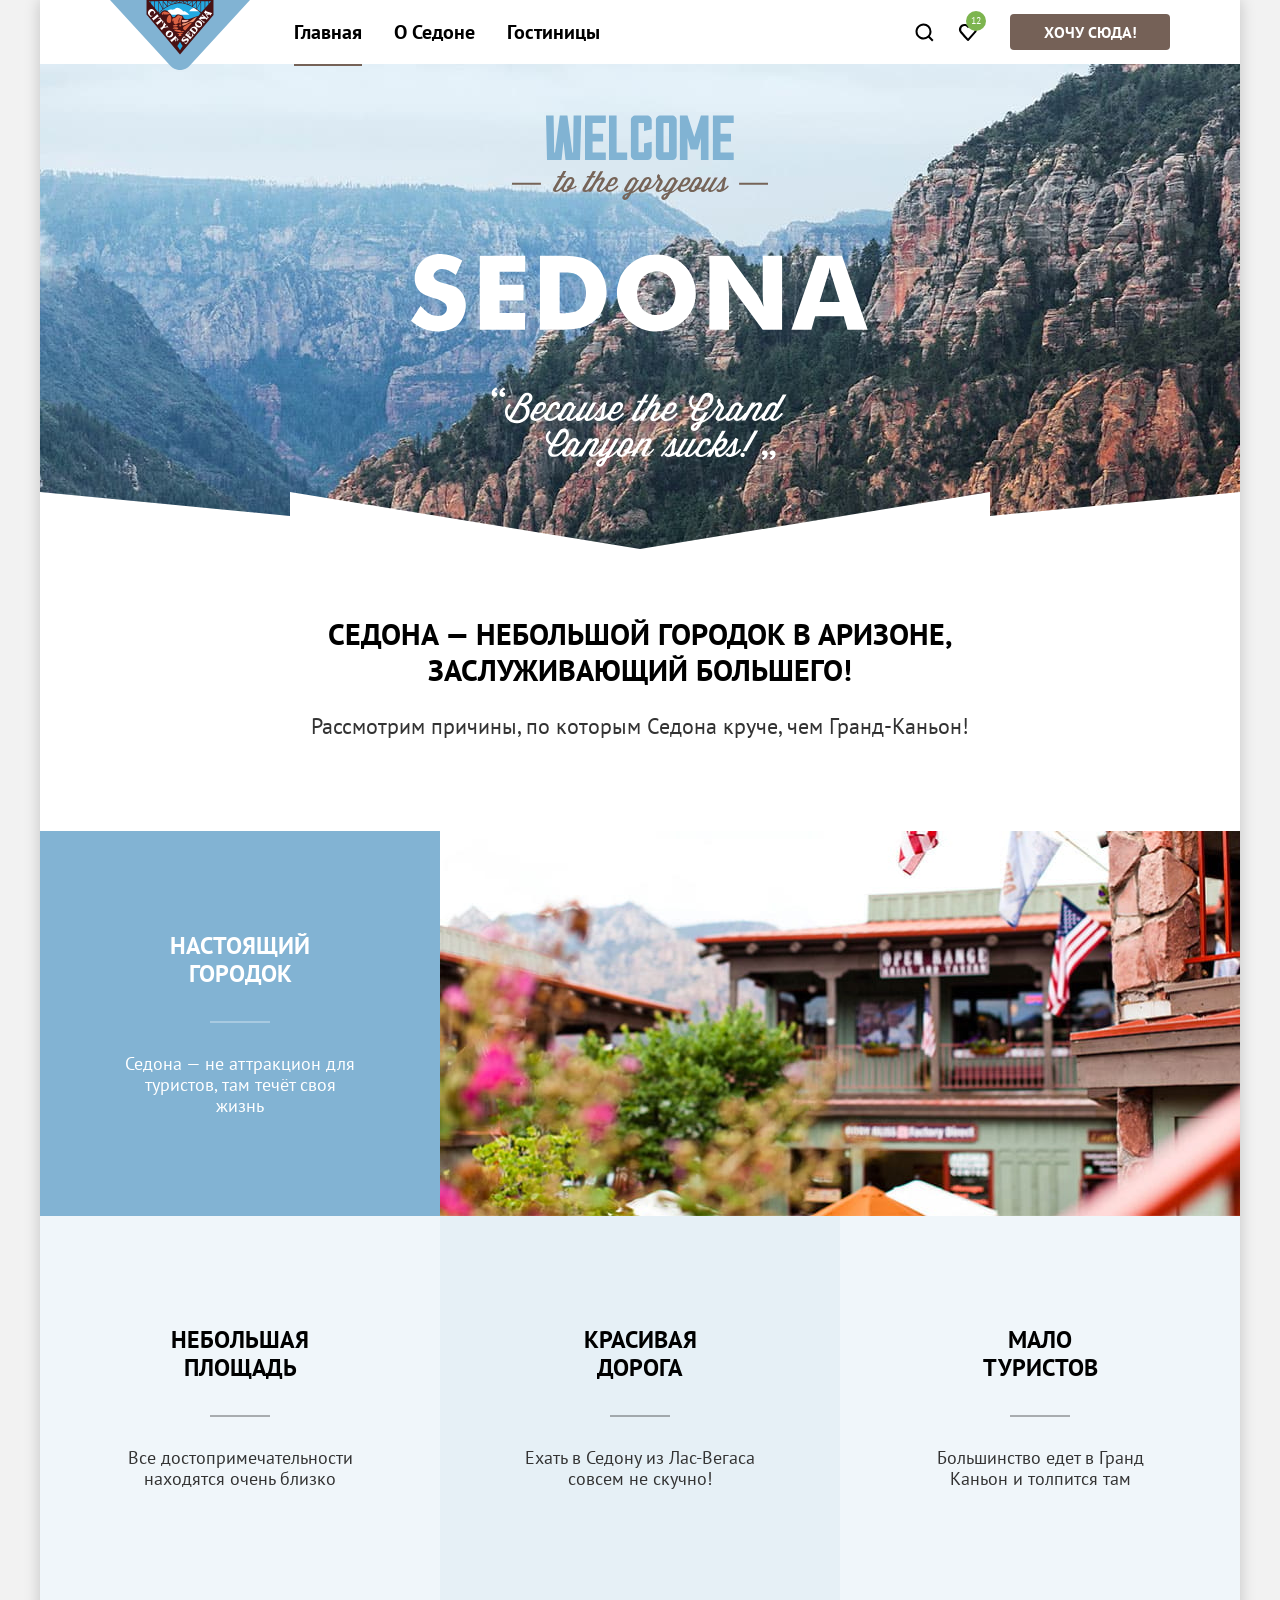
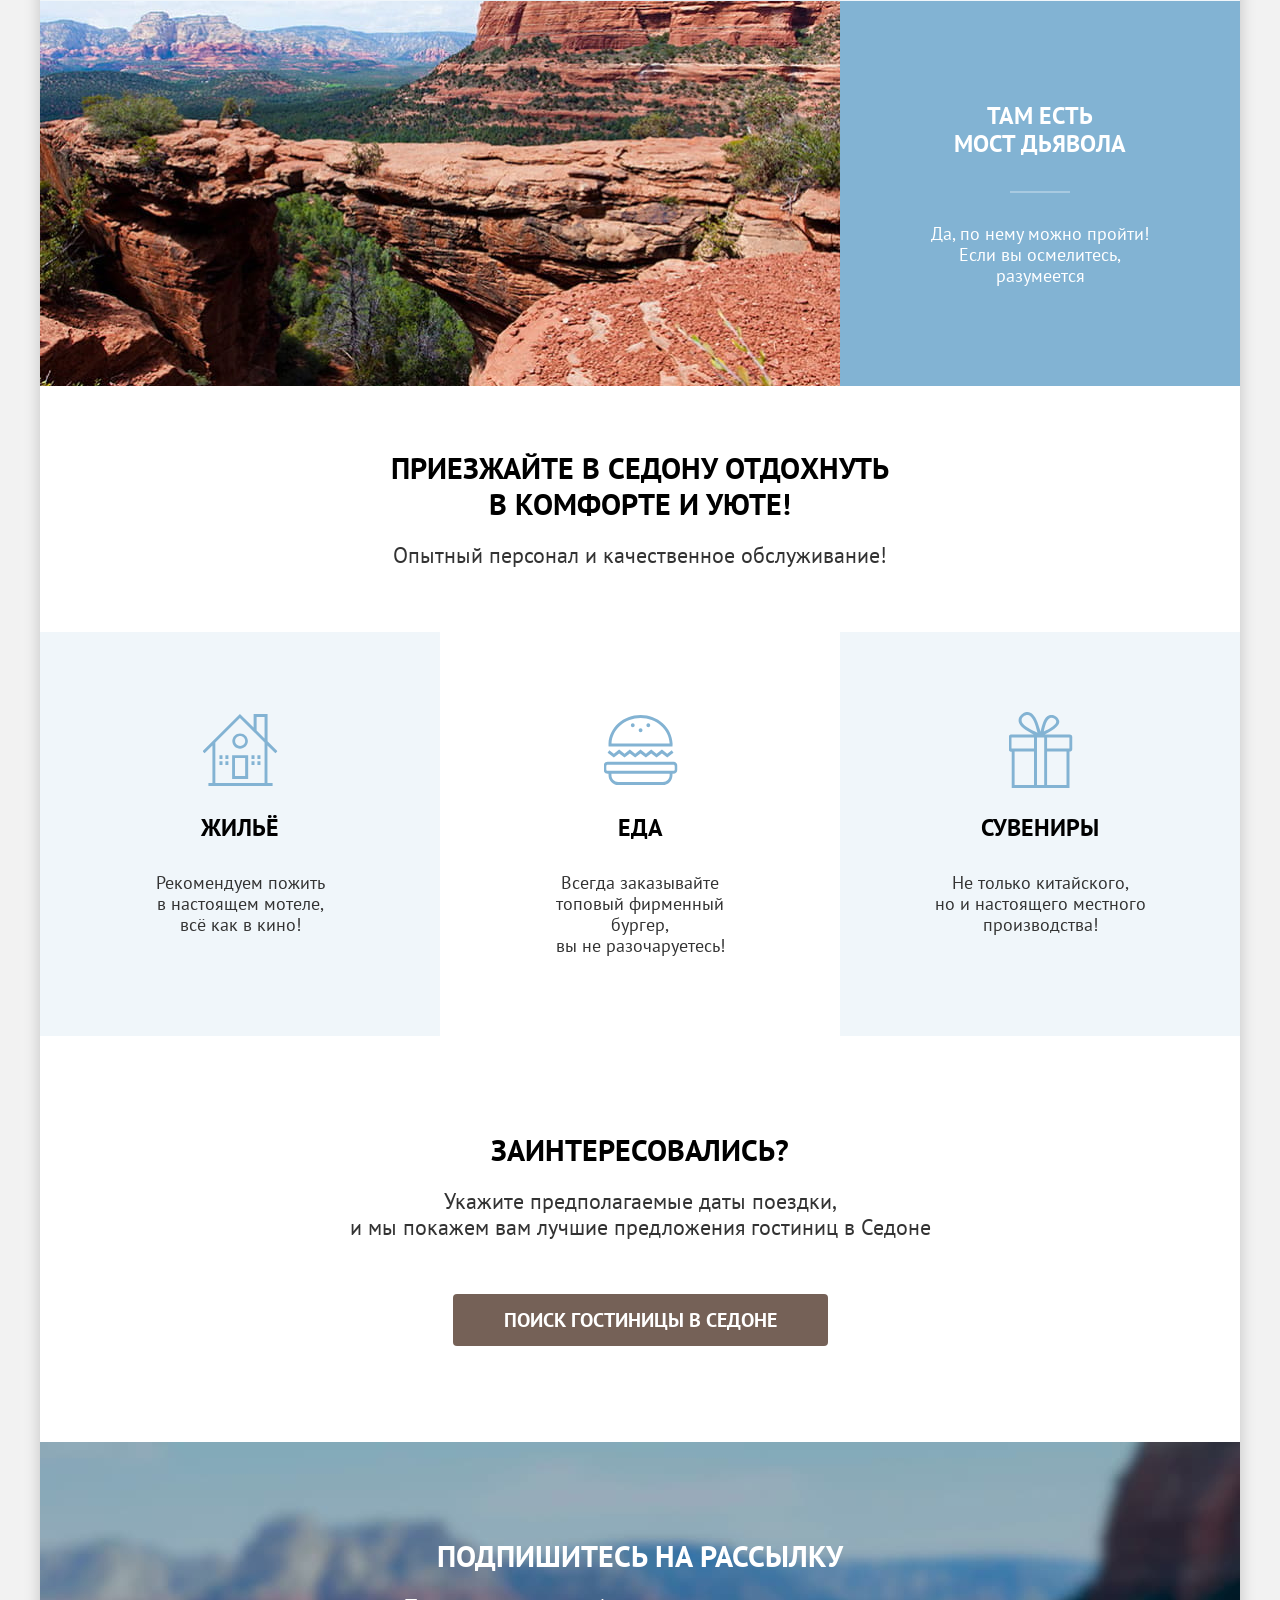
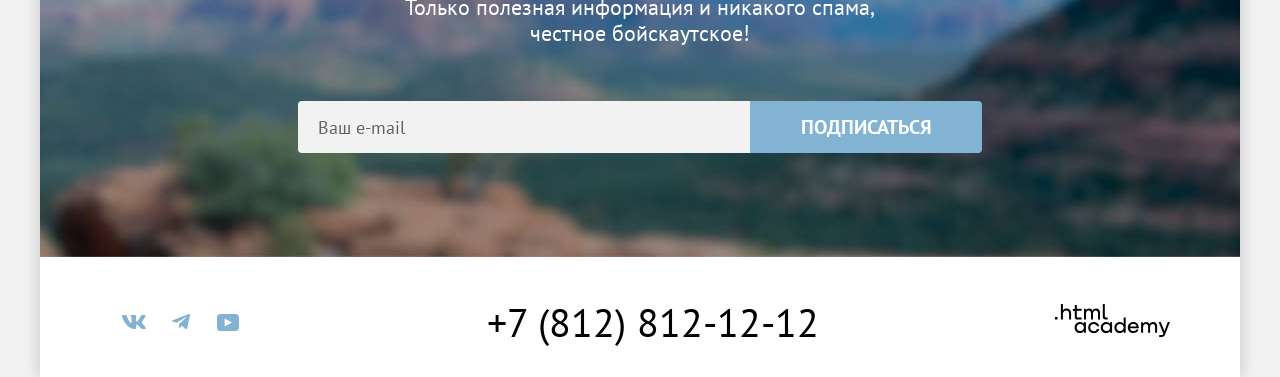
<file: index.html>
<!DOCTYPE html>
<html lang="ru">
  <head>
    <meta charset="utf-8">
    <meta name="viewport" content="width=device-width, initial-scale=1">
    <title>Седона — небольшой городок в Аризоне</title>
    <link rel="stylesheet" href="styles/styles.css">
  </head>
  <body>
    <div class="page-wrapper">
      <header class="page-header">
        <a class="page-header__logo" href="index.html">
          <img src="images/logo.svg" width="140" height="70" alt="Логотип города Седона">
        </a>
        <nav class="navigation" aria-label="Главная навигация">
          <ul class="navigation__list">
            <li class="navigation__item">
              <a class="navigation__link navigation__link--current" href="index.html" aria-current="page">Главная</a>
            </li>
            <li class="navigation__item">
              <a class="navigation__link" href="#">О Седоне</a>
            </li>
            <li class="navigation__item">
              <a class="navigation__link" href="catalog.html">Гостиницы</a>
            </li>
          </ul>
          <ul class="navigation__user-list">
            <li class="navigation__user-item">
              <a class="navigation__user-link navigation__user-link--search" href="#">
                <span class="visually-hidden">Поиск</span>
              </a>
            </li>
            <li class="navigation__user-item">
              <a class="navigation__user-link navigation__user-link--favorites" href="#">
                <span class="visually-hidden">Гостиниц в избранном:</span>
                <span class="navigation__user-link-count">12</span>
              </a>
            </li>
            <li class="navigation__user-item">
              <a class="navigation__user-button button button--primary" href="catalog.html">Хочу сюда!</a>
            </li>
          </ul>
        </nav>
      </header>

      <main class="main-container">
        <section class="hero">
          <h1 class="visually-hidden">Добро пожаловать в Седону!</h1>
          <img src="images/welcome.svg" width="458" height="352" alt="Welcome to the gorgeous Sedona, because the Grand Canyon sucks!">
        </section>

        <section class="advantages">
          <div class="advantages__intro">
            <h2 class="advantages__title">Седона — небольшой городок в Аризоне, заслуживающий большего!</h2>
            <p class="advantages__main-description">Рассмотрим причины, по которым Седона круче, чем Гранд-Каньон!</p>
          </div>

          <ul class="advantages__list">
            <li class="advantages__item advantages__item--accent">
              <div class="advantages__item-content">
                <h3 class="advantages__subtitle">Настоящий городок</h3>
                <p class="advantages__description">Седона&nbsp;&mdash; не&nbsp;аттракцион для туристов, там течёт своя жизнь</p>
              </div>
              <img class="advantages__image" src="images/advantage-1.jpg" width="800" height="385" alt="Улица Седоны с магазином и американским флагом">
            </li>
            <li class="advantages__item">
              <h3 class="advantages__subtitle">Небольшая площадь</h3>
              <p class="advantages__description">Все достопримечательности находятся очень близко</p>
            </li>
            <li class="advantages__item">
              <h3 class="advantages__subtitle">Красивая дорога</h3>
              <p class="advantages__description">Ехать в&nbsp;Седону из&nbsp;Лас-Вегаса совсем не&nbsp;скучно!</p>
            </li>
            <li class="advantages__item">
              <h3 class="advantages__subtitle">Мало туристов</h3>
              <p class="advantages__description">Большинство едет в&nbsp;Гранд Каньон и&nbsp;толпится там</p>
            </li>
            <li class="advantages__item advantages__item--accent">
              <img class="advantages__image" src="images/advantage-2.jpg" width="800" height="385" alt="Мост Дьявола в Седоне">
              <div class="advantages__item-content">
                <h3 class="advantages__subtitle">Там есть мост дьявола</h3>
                <p class="advantages__description">Да, по&nbsp;нему можно пройти! Если вы&nbsp;осмелитесь, разумеется</p>
              </div>
            </li>
          </ul>
        </section>

        <section class="services">
          <div class="services__intro">
            <h2 class="services__title">Приезжайте в Седону отдохнуть в комфорте и уюте!</h2>
            <p class="services__main-description">Опытный персонал и качественное обслуживание!</p>
          </div>

          <ul class="services__list">
            <li class="services__item">
              <h3 class="services__subtitle services__subtitle--housing">Жильё</h3>
              <p class="services__description">Рекомендуем пожить<br> в&nbsp;настоящем мотеле,<br> всё как в&nbsp;кино!</p>
            </li>
            <li class="services__item">
              <h3 class="services__subtitle services__subtitle--food">Еда</h3>
              <p class="services__description">Всегда заказывайте<br> топовый фирменный бургер, вы&nbsp;не&nbsp;разочаруетесь!</p>
            </li>
            <li class="services__item">
              <h3 class="services__subtitle services__subtitle--gift">Сувениры</h3>
              <p class="services__description">Не&nbsp;только китайского, но&nbsp;и&nbsp;настоящего местного производства!</p>
            </li>
          </ul>
        </section>

        <section class="hotel-search">
          <div class="hotel-search__container">
            <h2 class="hotel-search__title">Заинтересовались?</h2>
            <p class="hotel-search__description">Укажите предполагаемые даты поездки,<br> и мы покажем вам лучшие предложения гостиниц в Седоне</p>
            <button class="hotel-search__button button button--primary" type="button">Поиск гостиницы в Седоне</button>
          </div>
        </section>

        <section class="newsletter newsletter--accent">
          <div class="newsletter__container">
            <h2 class="newsletter__title">Подпишитесь на рассылку</h2>
            <p class="newsletter__description">Только полезная информация и никакого спама,<br> честное бойскаутское!</p>
            <form class="newsletter__form" action="https://echo.htmlacademy.ru/" method="post">
              <label class="visually-hidden" for="newsletter-email">Ваш e-mail</label>
              <input class="newsletter__email-input" id="newsletter-email" type="email" name="email" placeholder="Ваш e-mail" required>
              <button class="newsletter__button button button--secondary" type="submit">Подписаться</button>
            </form>
          </div>
        </section>
      </main>

      <footer class="page-footer">
        <ul class="page-footer__social social">
          <li class="social__item">
            <a class="social__link social__link--vkontakte" href="https://vk.com/htmlacademy">
              <svg class="social__icon social__icon--vkontakte" aria-hidden="true" focusable="false" xmlns="http://www.w3.org/2000/svg" width="24" height="14" fill="currentColor" viewBox="0 0 24 14">
                <path fill-rule="evenodd" d="M23.45.95c.17-.55 0-.95-.8-.95h-2.62c-.67 0-.98.35-1.14.73 0 0-1.34 3.2-3.23 5.27-.61.6-.89.8-1.22.8-.17 0-.42-.2-.42-.74V.95c0-.66-.18-.95-.74-.95H9.15c-.42 0-.67.3-.67.6 0 .61.95.76 1.05 2.5v3.8c0 .84-.16.99-.5.99-.88 0-3.05-3.21-4.33-6.89-.25-.71-.5-1-1.17-1H.9C.15 0 0 .35 0 .73c0 .68.89 4.07 4.14 8.55C6.32 12.34 9.38 14 12.16 14c1.67 0 1.88-.37 1.88-1v-2.32c0-.73.16-.88.69-.88.38 0 1.05.2 2.61 1.67C19.11 13.22 19.4 14 20.41 14h2.62c.75 0 1.13-.37.91-1.1-.24-.72-1.09-1.77-2.21-3.02-.62-.7-1.53-1.47-1.81-1.86-.4-.49-.28-.7 0-1.14 0 0 3.2-4.43 3.53-5.93" clip-rule="evenodd"/>
              </svg>
              <span class="visually-hidden">ВКонтакте</span>
            </a>
          </li>
          <li class="social__item">
            <a class="social__link social__link--telegram" href="https://t.me/htmlacademy">
              <svg class="social__icon social__icon--telegram" aria-hidden="true" focusable="false" xmlns="http://www.w3.org/2000/svg" width="18" height="16" fill="currentColor" viewBox="0 0 18 16">
                <path d="M16.79.1.84 6.25c-1.09.43-1.08 1.04-.2 1.31l4.1 1.28 9.47-5.98c.44-.27.85-.12.52.18L7.05 9.96l-.28 4.22c.41 0 .6-.19.83-.41l1.99-1.93 4.13 3.05c.77.42 1.31.2 1.5-.7l2.72-12.8c.28-1.12-.43-1.62-1.16-1.3"/>
              </svg>
              <span class="visually-hidden">Телеграм</span>
            </a>
          </li>
          <li class="social__item">
            <a class="social__link social__link--youtube" href="https://www.youtube.com/user/htmlacademyru">
              <svg class="social__icon social__icon--youtube" aria-hidden="true" focusable="false" xmlns="http://www.w3.org/2000/svg" width="22" height="17" fill="currentColor" viewBox="0 0 22 17">
                <path d="M18.6 0H3.18C1.31 0 0 1.6 0 3.4v10.1C0 15.4 1.31 17 3.17 17h15.66c1.64 0 3.17-1.6 3.17-3.4V3.4C21.78 1.6 20.47 0 18.6 0M7.67 12.54V4.46L15 8.5z"/>
              </svg>
              <span class="visually-hidden">YouTube</span>
            </a>
          </li>
        </ul>
        <div class="page-footer__contacts">
          <a class="page-footer__phone" href="tel:+78128121212">+7 (812) 812-12-12</a>
        </div>
        <a class="page-footer__academy" href="https://htmlacademy.ru/intensive/htmlcss">
          <svg class="page-footer__academy-icon" role="img" aria-label="логотип HTML Academy" aria-hidden="true" focusable="false" xmlns="http://www.w3.org/2000/svg" width="115" height="33" fill="currentColor" viewBox="0 0 115 33">
            <path d="M0 12.9v2.6h2.5v-2.6zM11.6 4.5c-1.6 0-2.8.7-3.6 1.7h-.1V0h-2v15.5h2v-5.3c0-2.1 1.3-3.6 3.3-3.6 1.8 0 2.9 1.4 2.9 3.2v5.7h2V9.4c.1-3-1.8-4.9-4.5-4.9M26.6 4.8h-4.8V1.1h-2v3.8h-1.9v2h1.9v6c0 1.7 1 2.7 2.7 2.7h4.1v-2h-3.7c-.7 0-1.1-.4-1.1-1.1V6.8h4.8zM41.1 4.6c-1.6 0-2.9.8-3.5 2.1h-.1c-.6-1.2-1.8-2.1-3.4-2.1-1.4 0-2.5.8-3.1 1.8h-.1V4.8H29v10.6h2V10c0-2 1-3.5 2.6-3.5 1.5 0 2.4 1 2.4 2.6v6.3h2V9.8c0-2.4 1.4-3.3 2.6-3.3 1.5 0 2.4 1 2.4 2.6v6.3h2V8.9c.1-2.5-1.4-4.3-3.9-4.3M47.8 12.7c0 1.7 1 2.7 2.8 2.7h2v-2h-1.7c-.7 0-1.1-.4-1.1-1.1V0h-2zM28.9 19.7c-.9-1.1-2.2-1.8-3.9-1.8-3.1 0-5.4 2.3-5.4 5.6s2.3 5.6 5.4 5.6c1.8 0 3-.8 3.8-1.9h.1v1.6h2V18.2h-2zm-3.6 7.4c-2.2 0-3.6-1.6-3.6-3.6s1.4-3.6 3.6-3.6 3.6 1.6 3.6 3.6c0 1.9-1.4 3.6-3.6 3.6M44.2 22c-.5-2.4-2.6-4.1-5.4-4.1a5.4 5.4 0 0 0-5.6 5.6c0 3.1 2.2 5.6 5.6 5.6 2.8 0 4.9-1.8 5.4-4.2h-2.1a3.4 3.4 0 0 1-3.3 2.3c-2.2 0-3.6-1.6-3.6-3.6s1.4-3.6 3.6-3.6c1.6 0 2.8 1 3.3 2.2h2.1zM55.1 19.7c-.9-1.1-2.2-1.8-3.9-1.8-3.1 0-5.4 2.3-5.4 5.6s2.3 5.6 5.4 5.6c1.8 0 3-.8 3.8-1.9h.1v1.6h2V18.2h-2zm-3.6 7.4c-2.2 0-3.6-1.6-3.6-3.6s1.4-3.6 3.6-3.6 3.6 1.6 3.6 3.6c0 1.9-1.5 3.6-3.6 3.6M68.7 19.8c-.9-1.1-2.2-1.9-3.9-1.9-3.1 0-5.4 2.3-5.4 5.6s2.2 5.6 5.4 5.6c1.7 0 3-.8 3.8-1.8h.1v1.5h2V13.4h-2zm-3.6 7.3c-2.2 0-3.6-1.6-3.6-3.6s1.4-3.6 3.6-3.6 3.6 1.6 3.6 3.6c-.1 2-1.5 3.6-3.6 3.6M78.3 17.9c-3.3 0-5.5 2.5-5.5 5.6 0 3 2.1 5.6 5.5 5.6 2.5 0 4.5-1.3 5.2-3.6h-2.1c-.5 1-1.6 1.6-3 1.6-1.9 0-3.3-1.3-3.4-2.9h8.8c.2-3.6-2-6.3-5.5-6.3m0 1.9c1.7 0 3 1 3.3 2.6h-6.5c.3-1.5 1.5-2.6 3.2-2.6M98.2 17.9c-1.6 0-2.9.8-3.6 2h-.1c-.6-1.2-1.8-2-3.4-2-1.4 0-2.5.7-3.1 1.8v-1.5h-1.9v10.6h2v-5.4c0-2 1-3.4 2.6-3.5 1.5 0 2.4 1 2.4 2.6v6.3h2v-5.6c0-2.4 1.4-3.3 2.6-3.3 1.5 0 2.4 1 2.4 2.6v6.3h2v-6.5c.1-2.6-1.4-4.4-3.9-4.4M109.4 27l-3.6-8.9h-2.2l4.8 11.6c-.3.9-.7 1.2-1.7 1.2h-2.5v2h2.5c1.8 0 2.8-.8 3.5-2.6l4.7-12.2h-2.1z"/>
          </svg>
          <span class="visually-hidden">HTML Academy</span>
        </a>
      </footer>
    </div>
  </body>
</html>
</file>
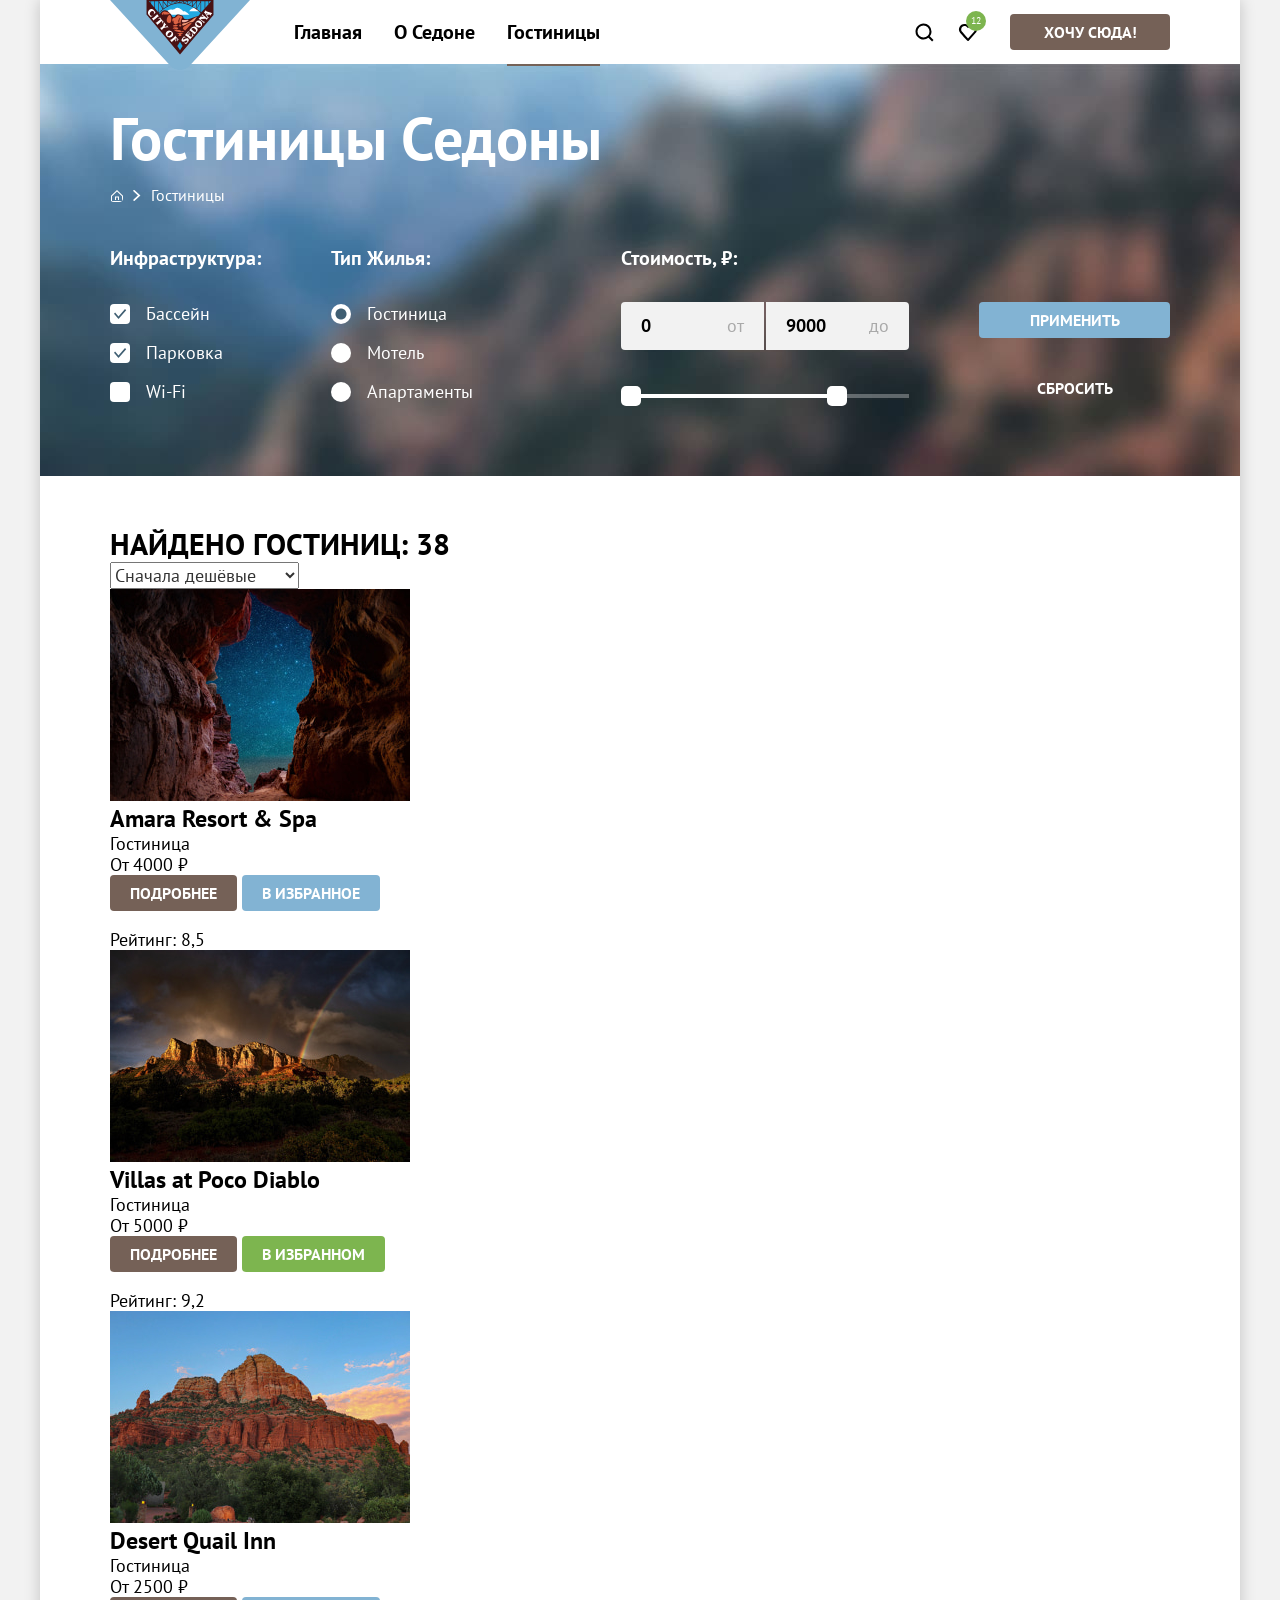
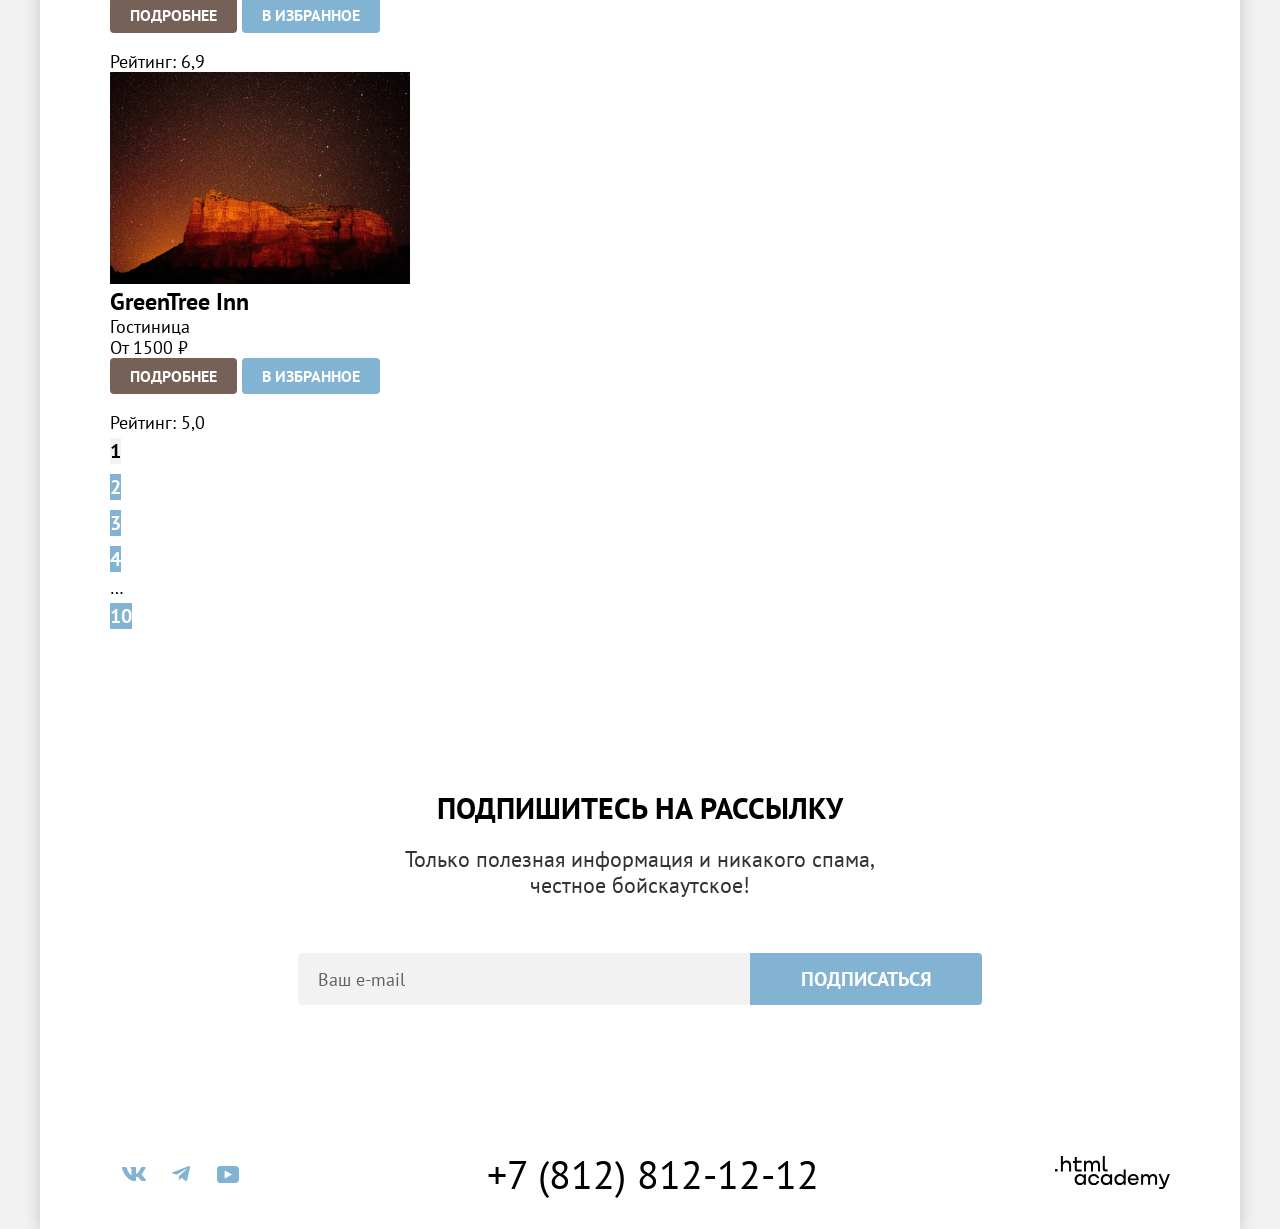
<file: catalog.html>
<!DOCTYPE html>
<html lang="ru">
  <head>
    <meta charset="utf-8">
    <meta name="viewport" content="width=device-width, initial-scale=1">
    <title>Гостиницы Седоны</title>
    <link rel="stylesheet" href="styles/styles.css">
  </head>
  <body>
    <div class="page-wrapper">
      <header class="page-header">
        <a class="page-header__logo" href="index.html">
          <img src="images/logo.svg" width="140" height="70" alt="Логотип города Седона">
        </a>
        <nav class="navigation">
          <ul class="navigation__list">
            <li class="navigation__item">
              <a class="navigation__link" href="index.html">Главная</a>
            </li>
            <li class="navigation__item">
              <a class="navigation__link" href="#">О Седоне</a>
            </li>
            <li class="navigation__item">
              <a class="navigation__link navigation__link--current" aria-current="page" tabindex="0">Гостиницы</a>
            </li>
          </ul>
          <ul class="navigation__user-list">
            <li class="navigation__user-item">
              <a class="navigation__user-link navigation__user-link--search" href="#">
                <span class="visually-hidden">Поиск</span>
              </a>
            </li>
            <li class="navigation__user-item">
              <a class="navigation__user-link navigation__user-link--favorites" href="#">
                <span class="visually-hidden">Гостиниц в избранном:</span>
                <span class="navigation__user-link-count">12</span>
              </a>
            </li>
            <li class="navigation__user-item">
              <a class="navigation__user-button button button--primary" href="catalog.html">Хочу сюда!</a>
            </li>
          </ul>
        </nav>
      </header>

      <main class="main-container">
        <section class="catalog-filter">
          <h1 class="catalog-filter__title">Гостиницы Седоны</h1>
          <nav class="catalog-filter__breadcrumbs-nav" aria-label="Хлебные крошки">
            <ol class="catalog-filter__breadcrumbs">
              <li class="catalog-filter__breadcrumb-item">
                <a class="catalog-filter__breadcrumb-link catalog-filter__breadcrumb-link--home" href="index.html">
                  <span class="visually-hidden">Главная</span>
                </a>
              </li>
              <li class="catalog-filter__breadcrumb-item catalog-filter__breadcrumb-item--current" aria-current="page">Гостиницы</li>
            </ol>
          </nav>

          <form class="catalog-filter__form" action="https://echo.htmlacademy.ru/" method="get">
            <fieldset class="catalog-filter__group catalog-filter__group--features">
              <legend class="catalog-filter__legend">Инфраструктура:</legend>
              <ul class="catalog-filter__options">
                <li class="catalog-filter__option">
                  <label class="catalog-filter__label">
                    <input class="catalog-filter__input catalog-filter__input--checkbox" type="checkbox" name="feature" value="pool" checked>
                    Бассейн
                  </label>
                </li>
                <li class="catalog-filter__option">
                  <label class="catalog-filter__label">
                    <input class="catalog-filter__input catalog-filter__input--checkbox" type="checkbox" name="feature" value="parking" checked>
                    Парковка
                  </label>
                </li>
                <li class="catalog-filter__option">
                  <label class="catalog-filter__label">
                    <input class="catalog-filter__input catalog-filter__input--checkbox" type="checkbox" name="feature" value="wifi">
                    Wi-Fi
                  </label>
                </li>
              </ul>
            </fieldset>

            <fieldset class="catalog-filter__group catalog-filter__group--type">
              <legend class="catalog-filter__legend">Тип жилья:</legend>
              <ul class="catalog-filter__options">
                <li class="catalog-filter__option">
                  <label class="catalog-filter__label">
                    <input class="catalog-filter__input catalog-filter__input--radio" type="radio" name="type" value="hotel" checked>
                    Гостиница
                  </label>
                </li>
                <li class="catalog-filter__option">
                  <label class="catalog-filter__label">
                    <input class="catalog-filter__input catalog-filter__input--radio" type="radio" name="type" value="motel">
                    Мотель
                  </label>
                </li>
                <li class="catalog-filter__option">
                  <label class="catalog-filter__label">
                    <input class="catalog-filter__input catalog-filter__input--radio" type="radio" name="type" value="apartments">
                    Апартаменты
                  </label>
                </li>
              </ul>
            </fieldset>

            <fieldset class="catalog-filter__group catalog-filter__group--price">
              <legend class="catalog-filter__legend">Стоимость, ₽:</legend>
              <div class="catalog-filter__price">
                <div class="catalog-filter__price-controls">
                  <label class="catalog-filter__price-control">
                    <span class="visually-hidden">Минимальная стоимость</span>
                    <input class="catalog-filter__input catalog-filter__input--price" type="number" name="price-min" min="0" value="0">
                    <span class="catalog-filter__price-text">от</span>
                  </label>
                  <label class="catalog-filter__price-control">
                    <span class="visually-hidden">Максимальная стоимость</span>
                    <input class="catalog-filter__input catalog-filter__input--price" type="number" name="price-max" min="0" value="9000">
                    <span class="catalog-filter__price-text">до</span>
                  </label>
                </div>
                <div class="catalog-filter__range-slider range-slider">
                  <div class="range-slider__track">
                    <div class="range-slider__progress">
                      <button class="range-slider__control range-slider__control--min" type="button">
                        <span class="visually-hidden">Изменить минимальную стоимость</span>
                      </button>
                      <button class="range-slider__control range-slider__control--max" type="button">
                        <span class="visually-hidden">Изменить максимальную стоимость</span>
                      </button>
                    </div>
                  </div>
                </div>
              </div>
            </fieldset>

            <div class="catalog-filter__buttons">
              <button class="catalog-filter__button button button--secondary" type="submit">Применить</button>
              <button class="catalog-filter__button button button--reset" type="reset">Сбросить</button>
            </div>
          </form>
        </section>

        <section class="catalog-results">
          <div class="catalog-results__header">
            <h2 class="catalog-results__title">Найдено гостиниц: 38</h2>

            <select class="catalog-results__sort" name="sort" aria-label="Сортировка">
              <option value="price-asc" selected>Сначала дешёвые</option>
              <option value="price-desc">Сначала дорогие</option>
              <option value="rating-desc">Сначала популярные</option>
            </select>

            <div class="catalog-results__view view">
              <a class="view__button view__button--active view__button--tile" href="catalog.html?view=tile">
                <span class="visually-hidden">Показать плиткой</span>
              </a>
              <a class="view__button view__button--card" href="catalog.html?view=card">
                <span class="visually-hidden">Показать карточками</span>
              </a>
              <a class="view__button view__button--list" href="catalog.html?view=list">
                <span class="visually-hidden">Показать списком</span>
              </a>
            </div>
          </div>

          <ul class="catalog-results__list">
            <li class="catalog-results__item">
              <div class="hotel-card">
                <a class="hotel-card__link" href="#">
                  <img class="hotel-card__image" src="images/catalog/hotel-1.jpg" width="300" height="212" alt="Вид на гостиницу Amara Resort &amp; Spa">
                  <h3 class="hotel-card__title">Amara Resort &amp; Spa</h3>
                </a>
                <p class="hotel-card__type">Гостиница</p>
                <p class="hotel-card__price">От 4000 ₽</p>
                <a class="hotel-card__details button button--primary" href="#">Подробнее</a>
                <button class="hotel-card__favorite button button--secondary" type="button">В избранное</button>
                <p class="hotel-card__stars hotel-card__stars--4">
                  <span class="visually-hidden">4 звезды из 5</span>
                </p>
                <p class="hotel-card__rating">Рейтинг: 8,5</p>
              </div>
            </li>
            <li class="catalog-results__item">
              <div class="hotel-card">
                <a class="hotel-card__link" href="#">
                  <img class="hotel-card__image" src="images/catalog/hotel-2.jpg" width="300" height="212" alt="Вид на гостиницу Villas at Poco Diablo">
                  <h3 class="hotel-card__title">Villas at Poco Diablo</h3>
                </a>
                <p class="hotel-card__type">Гостиница</p>
                <p class="hotel-card__price">От 5000 ₽</p>
                <a class="hotel-card__details button button--primary" href="#">Подробнее</a>
                <button class="hotel-card__favorite button button--favorite" type="button">В избранном</button>
                <p class="hotel-card__stars hotel-card__stars--4">
                  <span class="visually-hidden">4 звезды из 5</span>
                </p>
                <p class="hotel-card__rating">Рейтинг: 9,2</p>
              </div>
            </li>
            <li class="catalog-results__item">
              <div class="hotel-card">
                <a class="hotel-card__link" href="#">
                  <img class="hotel-card__image" src="images/catalog/hotel-3.jpg" width="300" height="212" alt="Вид на гостиницу Desert Quail Inn">
                  <h3 class="hotel-card__title">Desert Quail Inn</h3>
                </a>
                <p class="hotel-card__type">Гостиница</p>
                <p class="hotel-card__price">От 2500 ₽</p>
                <a class="hotel-card__details button button--primary" href="#">Подробнее</a>
                <button class="hotel-card__favorite button button--secondary" type="button">В избранное</button>
                <p class="hotel-card__stars hotel-card__stars--3">
                  <span class="visually-hidden">3 звезды из 5</span>
                </p>
                <p class="hotel-card__rating">Рейтинг: 6,9</p>
              </div>
            </li>
            <li class="catalog-results__item">
              <div class="hotel-card">
                <a class="hotel-card__link" href="#">
                  <img class="hotel-card__image" src="images/catalog/hotel-4.jpg" width="300" height="212" alt="Вид на гостиницу GreenTree Inn">
                  <h3 class="hotel-card__title">GreenTree Inn</h3>
                </a>
                <p class="hotel-card__type">Гостиница</p>
                <p class="hotel-card__price">От 1500 ₽</p>
                <a class="hotel-card__details button button--primary" href="#">Подробнее</a>
                <button class="hotel-card__favorite button button--secondary" type="button">В избранное</button>
                <p class="hotel-card__stars hotel-card__stars--2">
                  <span class="visually-hidden">2 звезды из 5</span>
                </p>
                <p class="hotel-card__rating">Рейтинг: 5,0</p>
              </div>
            </li>
          </ul>

          <nav class="catalog-results__pagination pagination" aria-label="Пагинация">
            <ul class="pagination__list">
              <li class="pagination__item">
                <a class="pagination__link pagination__link--current" aria-current="page">1</a>
              </li>
              <li class="pagination__item">
                <a class="pagination__link" href="#">2</a>
              </li>
              <li class="pagination__item">
                <a class="pagination__link" href="#">3</a>
              </li>
              <li class="pagination__item">
                <a class="pagination__link" href="#">4</a>
              </li>
              <li class="pagination__item">
                <span class="pagination__ellipsis">…</span>
              </li>
              <li class="pagination__item">
                <a class="pagination__link" href="#">10</a>
              </li>
            </ul>
          </nav>
        </section>

        <section class="newsletter">
          <div class="newsletter__container">
            <h2 class="newsletter__title">Подпишитесь на рассылку</h2>
            <p class="newsletter__description">Только полезная информация и никакого спама,<br> честное бойскаутское!</p>
            <form class="newsletter__form" action="https://echo.htmlacademy.ru/" method="post">
              <label class="visually-hidden" for="newsletter-email">Ваш e-mail</label>
              <input class="newsletter__email-input" id="newsletter-email" type="email" name="email" placeholder="Ваш e-mail" required>
              <button class="newsletter__button button button--secondary" type="submit">Подписаться</button>
            </form>
          </div>
        </section>
      </main>

      <footer class="page-footer">
        <ul class="page-footer__social social">
          <li class="social__item">
            <a class="social__link social__link--vkontakte" href="https://vk.com/htmlacademy">
              <svg class="social__icon social__icon--vkontakte" aria-hidden="true" focusable="false" xmlns="http://www.w3.org/2000/svg" width="24" height="14" fill="currentColor" viewBox="0 0 24 14">
                <path fill-rule="evenodd" d="M23.45.95c.17-.55 0-.95-.8-.95h-2.62c-.67 0-.98.35-1.14.73 0 0-1.34 3.2-3.23 5.27-.61.6-.89.8-1.22.8-.17 0-.42-.2-.42-.74V.95c0-.66-.18-.95-.74-.95H9.15c-.42 0-.67.3-.67.6 0 .61.95.76 1.05 2.5v3.8c0 .84-.16.99-.5.99-.88 0-3.05-3.21-4.33-6.89-.25-.71-.5-1-1.17-1H.9C.15 0 0 .35 0 .73c0 .68.89 4.07 4.14 8.55C6.32 12.34 9.38 14 12.16 14c1.67 0 1.88-.37 1.88-1v-2.32c0-.73.16-.88.69-.88.38 0 1.05.2 2.61 1.67C19.11 13.22 19.4 14 20.41 14h2.62c.75 0 1.13-.37.91-1.1-.24-.72-1.09-1.77-2.21-3.02-.62-.7-1.53-1.47-1.81-1.86-.4-.49-.28-.7 0-1.14 0 0 3.2-4.43 3.53-5.93" clip-rule="evenodd"/>
              </svg>
              <span class="visually-hidden">ВКонтакте</span>
            </a>
          </li>
          <li class="social__item">
            <a class="social__link social__link--telegram" href="https://t.me/htmlacademy">
              <svg class="social__icon social__icon--telegram" aria-hidden="true" focusable="false" xmlns="http://www.w3.org/2000/svg" width="18" height="16" fill="currentColor" viewBox="0 0 18 16">
                <path d="M16.79.1.84 6.25c-1.09.43-1.08 1.04-.2 1.31l4.1 1.28 9.47-5.98c.44-.27.85-.12.52.18L7.05 9.96l-.28 4.22c.41 0 .6-.19.83-.41l1.99-1.93 4.13 3.05c.77.42 1.31.2 1.5-.7l2.72-12.8c.28-1.12-.43-1.62-1.16-1.3"/>
              </svg>
              <span class="visually-hidden">Телеграм</span>
            </a>
          </li>
          <li class="social__item">
            <a class="social__link social__link--youtube" href="https://www.youtube.com/user/htmlacademyru">
              <svg class="social__icon social__icon--youtube" aria-hidden="true" focusable="false" xmlns="http://www.w3.org/2000/svg" width="22" height="17" fill="currentColor" viewBox="0 0 22 17">
                <path d="M18.6 0H3.18C1.31 0 0 1.6 0 3.4v10.1C0 15.4 1.31 17 3.17 17h15.66c1.64 0 3.17-1.6 3.17-3.4V3.4C21.78 1.6 20.47 0 18.6 0M7.67 12.54V4.46L15 8.5z"/>
              </svg>
              <span class="visually-hidden">YouTube</span>
            </a>
          </li>
        </ul>
        <div class="page-footer__contacts">
          <a class="page-footer__phone" href="tel:+78128121212">+7 (812) 812-12-12</a>
        </div>
        <a class="page-footer__academy" href="https://htmlacademy.ru/intensive/htmlcss">
          <svg class="page-footer__academy-icon" role="img" aria-label="логотип HTML Academy" aria-hidden="true" focusable="false" xmlns="http://www.w3.org/2000/svg" width="115" height="33" fill="currentColor" viewBox="0 0 115 33">
            <path d="M0 12.9v2.6h2.5v-2.6zM11.6 4.5c-1.6 0-2.8.7-3.6 1.7h-.1V0h-2v15.5h2v-5.3c0-2.1 1.3-3.6 3.3-3.6 1.8 0 2.9 1.4 2.9 3.2v5.7h2V9.4c.1-3-1.8-4.9-4.5-4.9M26.6 4.8h-4.8V1.1h-2v3.8h-1.9v2h1.9v6c0 1.7 1 2.7 2.7 2.7h4.1v-2h-3.7c-.7 0-1.1-.4-1.1-1.1V6.8h4.8zM41.1 4.6c-1.6 0-2.9.8-3.5 2.1h-.1c-.6-1.2-1.8-2.1-3.4-2.1-1.4 0-2.5.8-3.1 1.8h-.1V4.8H29v10.6h2V10c0-2 1-3.5 2.6-3.5 1.5 0 2.4 1 2.4 2.6v6.3h2V9.8c0-2.4 1.4-3.3 2.6-3.3 1.5 0 2.4 1 2.4 2.6v6.3h2V8.9c.1-2.5-1.4-4.3-3.9-4.3M47.8 12.7c0 1.7 1 2.7 2.8 2.7h2v-2h-1.7c-.7 0-1.1-.4-1.1-1.1V0h-2zM28.9 19.7c-.9-1.1-2.2-1.8-3.9-1.8-3.1 0-5.4 2.3-5.4 5.6s2.3 5.6 5.4 5.6c1.8 0 3-.8 3.8-1.9h.1v1.6h2V18.2h-2zm-3.6 7.4c-2.2 0-3.6-1.6-3.6-3.6s1.4-3.6 3.6-3.6 3.6 1.6 3.6 3.6c0 1.9-1.4 3.6-3.6 3.6M44.2 22c-.5-2.4-2.6-4.1-5.4-4.1a5.4 5.4 0 0 0-5.6 5.6c0 3.1 2.2 5.6 5.6 5.6 2.8 0 4.9-1.8 5.4-4.2h-2.1a3.4 3.4 0 0 1-3.3 2.3c-2.2 0-3.6-1.6-3.6-3.6s1.4-3.6 3.6-3.6c1.6 0 2.8 1 3.3 2.2h2.1zM55.1 19.7c-.9-1.1-2.2-1.8-3.9-1.8-3.1 0-5.4 2.3-5.4 5.6s2.3 5.6 5.4 5.6c1.8 0 3-.8 3.8-1.9h.1v1.6h2V18.2h-2zm-3.6 7.4c-2.2 0-3.6-1.6-3.6-3.6s1.4-3.6 3.6-3.6 3.6 1.6 3.6 3.6c0 1.9-1.5 3.6-3.6 3.6M68.7 19.8c-.9-1.1-2.2-1.9-3.9-1.9-3.1 0-5.4 2.3-5.4 5.6s2.2 5.6 5.4 5.6c1.7 0 3-.8 3.8-1.8h.1v1.5h2V13.4h-2zm-3.6 7.3c-2.2 0-3.6-1.6-3.6-3.6s1.4-3.6 3.6-3.6 3.6 1.6 3.6 3.6c-.1 2-1.5 3.6-3.6 3.6M78.3 17.9c-3.3 0-5.5 2.5-5.5 5.6 0 3 2.1 5.6 5.5 5.6 2.5 0 4.5-1.3 5.2-3.6h-2.1c-.5 1-1.6 1.6-3 1.6-1.9 0-3.3-1.3-3.4-2.9h8.8c.2-3.6-2-6.3-5.5-6.3m0 1.9c1.7 0 3 1 3.3 2.6h-6.5c.3-1.5 1.5-2.6 3.2-2.6M98.2 17.9c-1.6 0-2.9.8-3.6 2h-.1c-.6-1.2-1.8-2-3.4-2-1.4 0-2.5.7-3.1 1.8v-1.5h-1.9v10.6h2v-5.4c0-2 1-3.4 2.6-3.5 1.5 0 2.4 1 2.4 2.6v6.3h2v-5.6c0-2.4 1.4-3.3 2.6-3.3 1.5 0 2.4 1 2.4 2.6v6.3h2v-6.5c.1-2.6-1.4-4.4-3.9-4.4M109.4 27l-3.6-8.9h-2.2l4.8 11.6c-.3.9-.7 1.2-1.7 1.2h-2.5v2h2.5c1.8 0 2.8-.8 3.5-2.6l4.7-12.2h-2.1z"/>
          </svg>
          <span class="visually-hidden">HTML Academy</span>
        </a>
      </footer>
    </div>
  </body>
</html>
</file>
<file: styles/styles.css>
@font-face {
  font-family: "PT Sans";
  font-style: normal;
  font-weight: 400;
  src: url("../fonts/ptsans-400.woff2") format("woff2");
  font-display: swap;
}

@font-face {
  font-family: "PT Sans";
  font-style: normal;
  font-weight: 700;
  src: url("../fonts/ptsans-700.woff2") format("woff2");
  font-display: swap;
}

.visually-hidden {
  position: absolute;
  width: 1px;
  height: 1px;
  margin: -1px;
  border: 0;
  padding: 0;
  white-space: nowrap;
  clip-path: inset(100%);
  clip: rect(0 0 0 0);
  overflow: hidden;
}

img {
  max-width: 100%;
  height: auto;
}

html {
  height: 100%;
}

body {
  height: 100%;
  margin: 0;
  font-size: 18px;
  line-height: 21px;
  font-family: "PT Sans", Arial, sans-serif;
  color: #000000;
  background-color: #f2f2f2;
  overflow-wrap: break-word;
}

.button {
  box-sizing: border-box;
  display: inline-flex;
  align-items: center;
  justify-content: center;
  padding: 8px 20px;
  font-family: inherit;
  font-weight: 700;
  font-size: 16px;
  line-height: 20px;
  text-align: center;
  color: #ffffff;
  text-transform: uppercase;
  text-decoration: none;
  border: none;
  border-radius: 4px;
  cursor: pointer;
  transition:
    background-color 0.25s ease-in-out,
    color 0.25s ease-in-out;
}

.button--primary {
  background-color: #756157;
}

.button--primary:hover,
.button--primary:focus {
  background-color: #615048;
}

.button--primary:active {
  color: rgba(255, 255, 255, 0.3);
  background-color: #756157;
}

.button--secondary {
  background-color: #82b3d3;
}

.button--secondary:hover,
.button--secondary:focus {
  background-color: #68a2ca;
}

.button--secondary:active {
  color: rgba(255, 255, 255, 0.3);
  background-color: #82b3d3;
}

.button--favorite {
  background-color: #7db54f;
}

.button--favorite:hover,
.button--favorite:focus {
  background-color: #6c9e42;
}

.button--favorite:active {
  color: rgba(255, 255, 255, 0.3);
  background-color: #7db54f;
}

.button--reset {
  background-color: transparent;
}

.button--reset:hover,
.button--reset:focus {
  background-color: transparent;
  opacity: 0.6;
}

.button--reset:focus-visible {
  outline: 3px solid #ffffff;
  outline-offset: -3px;
}

.button--reset:active {
  color: rgba(255, 255, 255, 0.3);
  background-color: transparent;
  opacity: 1;
}

.button:focus-visible {
  outline: 3px solid #83b3d3;
  outline-offset: -3px;
}

/* Шапка и навигация */

.page-wrapper {
  display: flex;
  flex-direction: column;
  min-height: 100%;
  width: 1200px;
  margin: 0 auto;
  background: #ffffff;
  box-shadow: 0 0 15px 0 rgba(0, 0, 0, 0.2);
}

.page-header {
  position: relative;
  display: flex;
  justify-content: space-between;
  column-gap: 28px;
  padding: 0 70px;
}

.page-header__logo {
  flex-shrink: 0;
  width: 140px;
  height: 70px;
  margin-bottom: -6px;
  border-radius: 4px;
}

.page-header__logo:focus-visible {
  outline: 2px solid #68a2ca;
}

.navigation {
  display: flex;
  align-items: flex-start;
  justify-content: space-between;
  column-gap: 40px;
  width: 100%;
}

.navigation__list {
  display: flex;
  align-content: flex-start;
  flex-wrap: wrap;
  margin: 0;
  padding: 0;
  list-style: none;
}

.navigation__item {
  display: inline-flex;
  align-items: center;
}

.navigation__link {
  position: relative;
  padding: 20px 16px;
  font-weight: 700;
  font-size: 20px;
  line-height: 24px;
  color: inherit;
  border-radius: 4px;
  text-decoration: none;
  transition: color 0.25s ease-in-out;
}

.navigation__link:hover,
.navigation__link:focus {
  color: #756157;
}

.navigation__link:focus-visible {
  outline: 2px solid #68a2ca;
  outline-offset: -2px;
}

.navigation__link:active {
  color: rgba(117, 97, 87, 0.3)
}

.navigation__link--current::after {
  content: "";
  position: absolute;
  left: 16px;
  bottom: -2px;
  width: calc(100% - 32px);
  height: 2px;
  background-color: #756257;
}

.navigation__user-list {
  display: flex;
  align-self: flex-start;
  max-width: 50%;
  margin: 0;
  margin-left: auto;
  padding: 0;
  padding-top: 7px;
  list-style: none;
}

.navigation__user-item {
  display: inline-flex;
  align-items: center;
  justify-content: center;
  min-width: 44px;
}

.navigation__user-link {
  width: 100%;
  height: auto;
  text-decoration: none;
  background-repeat: no-repeat;
  background-position: center center;
  border-radius: 4px;
  transition:
    background-color 0.25s ease-in-out,
    color 0.25s ease-in-out,
    opacity 0.25s ease-in-out;
}

.navigation__user-link:hover,
.navigation__user-link:focus {
  opacity: 0.6;
}

.navigation__user-link:focus-visible {
  outline: 2px solid #68a2ca;
  outline-offset: -2px;
}

.navigation__user-link:active {
  opacity: 0.3;
}

.navigation__user-link--search {
  padding: 25px 15px;
  background-image: url("../images/icons/search.svg");
}

.navigation__user-link--favorites {
  position: relative;
  padding: 25px 15px;
  background-image: url("../images/icons/heart.svg");
}

.navigation__user-link-count {
  position: absolute;
  top: 4px;
  right: 4px;
  display: inline-flex;
  align-items: center;
  justify-content: center;
  width: 20px;
  height: 20px;
  border-radius: 50%;
  font-size: 10px;
  line-height: 10px;
  color: #ffffff;
  background-color: #7db54f;
}

.navigation__user-button {
  min-width: 160px;
  margin-left: 20px;
}

/* Главная */

.main-container {
  flex-grow: 1;
}

.hero {
  padding: 51px 0 78px;
  text-align: center;
  background-color: #82a0d3;
  background-image:
    url("../images/hero-devider.svg"),
    url("../images/hero-background.jpg");
  background-repeat: no-repeat;
  background-size:
    100% auto,
    cover;
  background-position:
    center bottom,
    center top;
}

.advantages {
  text-align: center;
}

.advantages__intro {
  width: 660px;
  margin: 0 auto;
  padding: 67px 0 82px 0;
}

.advantages__title {
  margin: 0;
  margin-bottom: 25px;
  font-weight: 700;
  font-size: 30px;
  line-height: 36px;
  text-transform: uppercase;
}

.advantages__main-description {
  margin: 0;
  margin-bottom: 10px;
  font-size: 22px;
  line-height: 26px;
  color: #333333;
}

.advantages__list {
  display: grid;
  grid-template-columns: repeat(3, 400px);
  margin: 0;
  padding: 0;
  list-style: none;
}

.advantages__item {
  box-sizing: border-box;
  display: flex;
  flex-direction: column;
  align-items: center;
  justify-content: flex-start;
  min-height: 385px;
  padding: 110px 85px;
  text-align: center;
  background-color: rgba(131, 179, 211, 0.12);
}
.advantages__item:not(.advantages__item--accent):nth-child(odd) {
  background-color: rgba(131, 179, 211, 0.2);
}

.advantages__item--accent {
  flex-direction: row;
  grid-column: 1 / -1;
  padding: 0;
  color: #ffffff;
  background-color: #82b3d3;
}

.advantages__item-content {
  padding: 100px 85px;
}

.advantages__subtitle {
  position: relative;
  max-width: 172px;
  margin: 0 auto;
  margin-bottom: 65px;
  font-weight: 700;
  font-size: 24px;
  line-height: 28px;
  text-transform: uppercase;
}

.advantages__subtitle::after {
  content: "";
  position: absolute;
  left: 50%;
  bottom: -35px;
  transform: translateX(-50%);
  width: 60px;
  height: 2px;
  background-color: rgba(0, 0, 0, 0.3);
}

.advantages__item--accent .advantages__subtitle {
  color: inherit;
}

.advantages__item--accent .advantages__subtitle::after {
  background-color: rgba(255, 255, 255, 0.3);
}

.advantages__description {
  margin: 0;
  font-size: 18px;
  line-height: 21px;
  color: #333333;
}

.advantages__item--accent .advantages__description {
  max-width: 235px;
  color: inherit;
}

.advantages__image {
  align-self: stretch;
}

.services__intro {
  max-width: 510px;
  margin: 0 auto;
  padding: 64px 0;
}

.services__title {
  margin: 0;
  margin-bottom: 20px;
  font-weight: 700;
  font-size: 30px;
  line-height: 36px;
  text-transform: uppercase;
  text-align: center;
}

.services__main-description {
  margin: 0;
  font-size: 22px;
  line-height: 26px;
  text-align: center;
  color: #333333;
}

.services__list {
  display: flex;
  flex-wrap: wrap;
  margin: 0;
  padding: 0;
  list-style: none;
}

.services__item {
  box-sizing: border-box;
  width: 400px;
  min-height: 385px;
  padding: 80px 85px;
  text-align: center;
}

.services__item:nth-child(odd) {
  background-color: rgba(131, 179, 211, 0.12);
}

.services__subtitle {
  position: relative;
  margin: 0;
  margin-bottom: 30px;
  padding-top: 102px;
  font-weight: 700;
  font-size: 24px;
  line-height: 28px;
  text-transform: uppercase;
}

.services__subtitle::before {
  content: "";
  position: absolute;
  top: 0;
  left: 50%;
  transform: translateX(-50%);
  width: 75px;
  height: 76px;
  background-repeat: no-repeat;
  background-position: center center;
}

.services__subtitle--housing::before {
  background-image: url("../images/icons/house.svg");
}

.services__subtitle--food::before {
  background-image: url("../images/icons/food.svg");
}

.services__subtitle--gift::before {
  background-image: url("../images/icons/gift.svg");
}

.services__description {
  margin: 0;
  font-size: 18px;
  line-height: 21px;
  color: #333333;
}

.hotel-search {
  padding: 96px 0;
  text-align: center;
}

.hotel-search__container {
  max-width: 600px;
  margin: 0 auto;
}

.hotel-search__title {
  margin: 0;
  margin-bottom: 20px;
  font-weight: 700;
  font-size: 30px;
  line-height: 36px;
  text-transform: uppercase;
}

.hotel-search__description {
  margin: 0;
  font-size: 22px;
  line-height: 26px;
  color: #333333;
}

.hotel-search__button {
  min-width: 375px;
  margin-top: 54px;
  font-size: 20px;
  line-height: 36px;
}

.newsletter {
  padding: 96px 0 104px;
  text-align: center;
}

.newsletter--accent {
  color: #ffffff;
  background-color: #323b40;
  background-image: url("../images/subscribe-background.jpg");
  background-size: cover;
  background-repeat: no-repeat;
  background-position: center center;
}

.newsletter__container {
  max-width: 684px;
  margin: 0 auto;
}

.newsletter__title {
  margin: 0;
  margin-bottom: 20px;
  font-weight: 700;
  font-size: 30px;
  line-height: 36px;
  text-transform: uppercase;
}

.newsletter__description {
  margin: 0;
  font-size: 22px;
  line-height: 26px;
  color: #333333;
}

.newsletter--accent .newsletter__description {
  color: inherit;
}

.newsletter__form {
  display: flex;
  margin-top: 55px;
}

.newsletter__email-input {
  flex-grow: 1;
  padding: 14px 20px;
  font-family: inherit;
  font-weight: 400;
  font-size: 18px;
  color: rgba(0, 0, 0, 0.6);
  background-color: #f2f2f2;
  border: none;
  border-radius: 4px;
  border-top-right-radius: 0;
  border-bottom-right-radius: 0;
  transition: background-color 0.25s ease-in-out;
}

.newsletter__email-input::placeholder {
  font-family: inherit;
  font-weight: 400;
  font-size: 18px;
  color: inherit;
}

.newsletter__email-input:hover {
  background-color: #e5e5e5;
}

.newsletter__email-input:focus {
  color: #000000;
  background-color: #e5e5e5;
}

.newsletter__email-input:focus-visible {
  outline: 3px solid #68a2ca;
  outline-offset: -3px;
}

.newsletter__button {
  flex-basis: 232px;
  font-size: 20px;
  line-height: 36px;
  border-top-left-radius: 0;
  border-bottom-left-radius: 0;
}

.newsletter__button:hover,
.newsletter__button:focus {
  background-color: #68a2ca;
}

.newsletter__button:focus-visible {
  outline: 2px solid #68a2ca;
  outline-offset: -2px;
}

.newsletter__button:active {
  color: rgba(255, 255, 255, 0.3);
  background-color: #82b3d3;
}

.page-footer {
  display: flex;
  justify-content: space-between;
  align-items: center;
  padding: 45px 70px 35px;
}

.page-footer__social {
  display: flex;
  flex-wrap: wrap;
  max-width: 300px;
}

.page-footer__contacts {
  flex-shrink: 0;
  display: flex;
  flex-direction: column;
  align-items: flex-end;
  row-gap: 20px;
  max-width: 350px;
}

.social {
  margin: 0;
  padding: 0;
  list-style: none;
}

.social__item {
  display: inline-flex;
  align-items: center;
  justify-content: center;
  width: 47px;
  height: 40px;
}

.social__link {
  display: inline-flex;
  align-items: center;
  justify-content: center;
  width: 100%;
  height: 100%;
  color: #83b3d3;
  border-radius: 4px;
  text-decoration: none;
  transition: color 0.25s ease-in-out;
}

.social__link:hover,
.social__link:focus {
  color: #68a2ca;
}

.social__link:focus-visible {
  outline: 2px solid #68a2ca;
}

.social__link:active {
  color: rgba(104, 162, 202, 0.3);
}

.page-footer__phone {
  max-width: 350px;
  font-weight: 400;
  font-size: 40px;
  line-height: 40px;
  text-transform: uppercase;
  color: inherit;
  border-radius: 4px;
  text-decoration: none;
  transition: color 0.25s ease-in-out;
}

.page-footer__phone:hover,
.page-footer__phone:focus {
  color: #756157;
}

.page-footer__phone:focus-visible {
  outline: 2px solid #68a2ca;
}

.page-footer__phone:active {
  color: rgba(117, 97, 87, 0.3);
}

.page-footer__academy {
  color: inherit;
  border-radius: 4px;
  transition: color 0.25s ease-in-out;
}

.page-footer__academy:hover,
.page-footer__academy:focus {
  color: #756157;
}

.page-footer__academy:focus-visible {
  outline: 2px solid #68a2ca;
}

.page-footer__academy:active {
  color: rgba(117, 97, 87, 0.3);
}

/* Каталог: фильтр */

.catalog-filter {
  padding: 35px 70px 70px;
  color: #ffffff;
  background-color: #323b40;
  background-image: url("../images/filter-background.jpg");
  background-size: cover;
  background-repeat: no-repeat;
  background-position: center center;
}

.catalog-filter__title {
  margin: 0;
  margin-bottom: 8px;
  font-weight: 700;
  font-size: 60px;
  line-height: 78px;
}

.catalog-filter__breadcrumbs-nav {
  margin-bottom: 40px;
}

.catalog-filter__breadcrumbs {
  display: flex;
  flex-wrap: wrap;
  align-items: center;
  gap: 10px;
  margin: 0;
  padding: 0;
  list-style: none;
}

.catalog-filter__breadcrumb-item {
  display: flex;
  align-items: center;
  gap: 10px;
  font-size: 16px;
  line-height: 21px;
}

.catalog-filter__breadcrumb-item:not(:first-child)::before {
  content: "";
  width: 8px;
  height: 11px;
  background-image: url("../images/icons/chevron-right.svg");
  background-repeat: no-repeat;
  background-position: center;
  background-size: 8px 11px;
}

.catalog-filter__breadcrumb-link--home {
  display: block;
  width: 13px;
  height: 13px;
  background-image: url("../images/icons/home-page.svg");
  background-repeat: no-repeat;
  background-position: center;
  background-size: 12px 12px;
  border-radius: 4px;
  transition: opacity 0.25s ease-in-out;
}

.catalog-filter__breadcrumb-link:hover,
.catalog-filter__breadcrumb-link:focus {
  opacity: 0.6;
}

.catalog-filter__breadcrumb-link:focus-visible {
  outline: 2px solid #68a2ca;
  outline-offset: 2px;
}

.catalog-filter__breadcrumb-link:active {
  opacity: 0.3;
}

.catalog-filter__form {
  display: flex;
  justify-content: space-between;
  align-items: flex-start;
  flex-wrap: wrap;
  column-gap: 70px;
}

.catalog-filter__group {
  display: flex;
  flex-direction: column;
  margin: 0;
  padding: 0;
  border: none;
}

.catalog-filter__group--features {
  width: 151px;
}

.catalog-filter__group--type {
  width: 151px;
}

.catalog-filter__group--price {
  width: 288px;
  margin-left: auto;
}

.catalog-filter__legend {
  margin-bottom: 32px;
  padding: 0;
  font-weight: 700;
  font-size: 20px;
  line-height: 24px;
  text-transform: capitalize;
}

.catalog-filter__options {
  display: flex;
  flex-direction: column;
  gap: 16px;
  margin: 0;
  padding: 0;
  list-style: none;
}

.catalog-filter__label {
  display: flex;
  align-items: center;
  gap: 16px;
  font-size: 18px;
  line-height: 23px;
  cursor: pointer;
}

.catalog-filter__input--checkbox,
.catalog-filter__input--radio {
  flex-shrink: 0;
  box-sizing: border-box;
  width: 20px;
  height: 20px;
  margin: 0;
  padding: 0;
  background-color: #ffffff;
  border: none;
  appearance: none;
  cursor: pointer;
  transition: opacity 0.25s ease-in-out;
}

.catalog-filter__input--checkbox {
  border-radius: 4px;
}

.catalog-filter__input--radio {
  border-radius: 50%;
}

.catalog-filter__input--checkbox:checked {
  background-image: url("../images/icons/checkbox.svg");
  background-repeat: no-repeat;
  background-position: center;
  background-size: 13px 10px;
}

.catalog-filter__input--radio:checked {
  background-image: radial-gradient(circle, #3f5e72 5px, transparent 6px);
}

.catalog-filter__input--checkbox:hover,
.catalog-filter__input--radio:hover,
.catalog-filter__input--checkbox:focus,
.catalog-filter__input--radio:focus {
  opacity: 0.6;
}

.catalog-filter__input--checkbox:focus-visible,
.catalog-filter__input--radio:focus-visible {
  outline: 3px solid #83b3d3;
  outline-offset: 0;
  opacity: 1;
}

.catalog-filter__input--checkbox:active,
.catalog-filter__input--radio:active {
  opacity: 0.3;
}

.catalog-filter__price {
  display: flex;
  flex-direction: column;
  gap: 36px;
}

.catalog-filter__price-controls {
  display: flex;
  column-gap: 2px;
}

.catalog-filter__price-control {
  position: relative;
  display: flex;
  align-items: center;
  justify-content: space-between;
  box-sizing: border-box;
  width: 143px;
  min-height: 48px;
  padding: 12px 20px;
  background-color: #f2f2f2;
  transition: background-color 0.25s ease-in-out;
}

.catalog-filter__price-control:first-child {
  border-radius: 4px 0 0 4px;
}

.catalog-filter__price-control:last-child {
  border-radius: 0 4px 4px 0;
}

.catalog-filter__price-control:hover {
  background-color: #e6e6e6;
}

.catalog-filter__price-control:focus-within {
  background-color: #e6e6e6;
  outline: 3px solid #83b3d3;
  outline-offset: -3px;
}

.catalog-filter__input--price {
  width: 100%;
  margin: 0;
  padding: 0;
  font-family: inherit;
  font-weight: 700;
  font-size: 18px;
  line-height: 24px;
  color: #000000;
  background-color: transparent;
  border: none;
  appearance: textfield;
}

.catalog-filter__input--price::-webkit-outer-spin-button,
.catalog-filter__input--price::-webkit-inner-spin-button {
  margin: 0;
  appearance: none;
}

.catalog-filter__input--price:focus {
  outline: none;
}

.catalog-filter__price-text {
  flex-shrink: 0;
  margin-left: 5px;
  font-size: 18px;
  line-height: 24px;
  color: rgba(0, 0, 0, 0.3);
}

.catalog-filter__range-slider {
  width: 100%;
}

.range-slider {
  position: relative;
  height: 20px;
}

.range-slider__track {
  position: absolute;
  top: 50%;
  right: 0;
  left: 0;
  height: 4px;
  background-color: rgba(255, 255, 255, 0.3);
  transform: translateY(-50%);
}

.range-slider__progress {
  position: relative;
  width: 226px;
  max-width: 100%;
  height: 4px;
  background-color: #ffffff;
}

.range-slider__control {
  position: absolute;
  top: 50%;
  box-sizing: border-box;
  width: 20px;
  height: 20px;
  padding: 0;
  background-color: #ffffff;
  border: none;
  border-radius: 5px;
  cursor: pointer;
  transform: translateY(-50%);
  transition: outline-color 0.25s ease-in-out;
}

.range-slider__control--min {
  left: 0;
}

.range-slider__control--max {
  right: 0;
}

.range-slider__control:hover,
.range-slider__control:focus {
  outline: none;
}

.range-slider__control:focus-visible {
  outline: 3px solid #83b3d3;
  outline-offset: 0;
}

.catalog-filter__buttons {
  display: flex;
  flex-direction: column;
  align-items: center;
  gap: 32px;
  width: 191px;
  margin-top: 56px;
}

.catalog-filter__button {
  width: 100%;
  min-height: 36px;
  padding-right: 50px;
  padding-left: 50px;
}

.catalog-filter__button.button--reset {
  transition:
    color 0.25s ease-in-out,
    opacity 0.25s ease-in-out;
}

/* Каталог: результаты */

.catalog-results {
  padding: 50px 70px 60px;
}

.catalog-results__header {}

.catalog-results__title {
  margin: 0;
  font-size: 30px;
  line-height: 36px;
  text-transform: uppercase;
}

.catalog-results__sort {
  font-family: inherit;
  font-size: 18px;
  color: #333333;
}

.catalog-results__view {}

.view {}

.view__button {}

.view__button--active {}

.view__button--tile {}

.view__button--card {}

.view__button--list {}

.catalog-results__list {
  margin: 0;
  padding: 0;
  list-style: none;
}

.catalog-results__item {}

.hotel-card {}

.hotel-card__link {
  color: inherit;
  text-decoration: none;
}

.hotel-card__image {}

.hotel-card__title {
  margin: 0;
  font-size: 24px;
  line-height: 28px;
}

.hotel-card__type {
  margin: 0;
}

.hotel-card__price {
  margin: 0;
}

.hotel-card__details {}

.hotel-card__favorite {}

.hotel-card__favorite--selected {}

.hotel-card__stars {}

.hotel-card__rating {
  margin: 0;
}

.catalog-results__pagination {}

.pagination {}

.pagination__list {
  margin: 0;
  padding: 0;
  list-style: none;
}

.pagination__item {}

.pagination__link {
  font-weight: 700;
  font-size: 20px;
  line-height: 36px;
  text-align: center;
  text-transform: uppercase;
  color: #ffffff;
  background-color: #82b3d3;
  text-decoration: none;
}

.pagination__link--current {
  color: #000000;
  background-color: #f2f2f2;
}

.pagination__ellipsis {}
</file>
